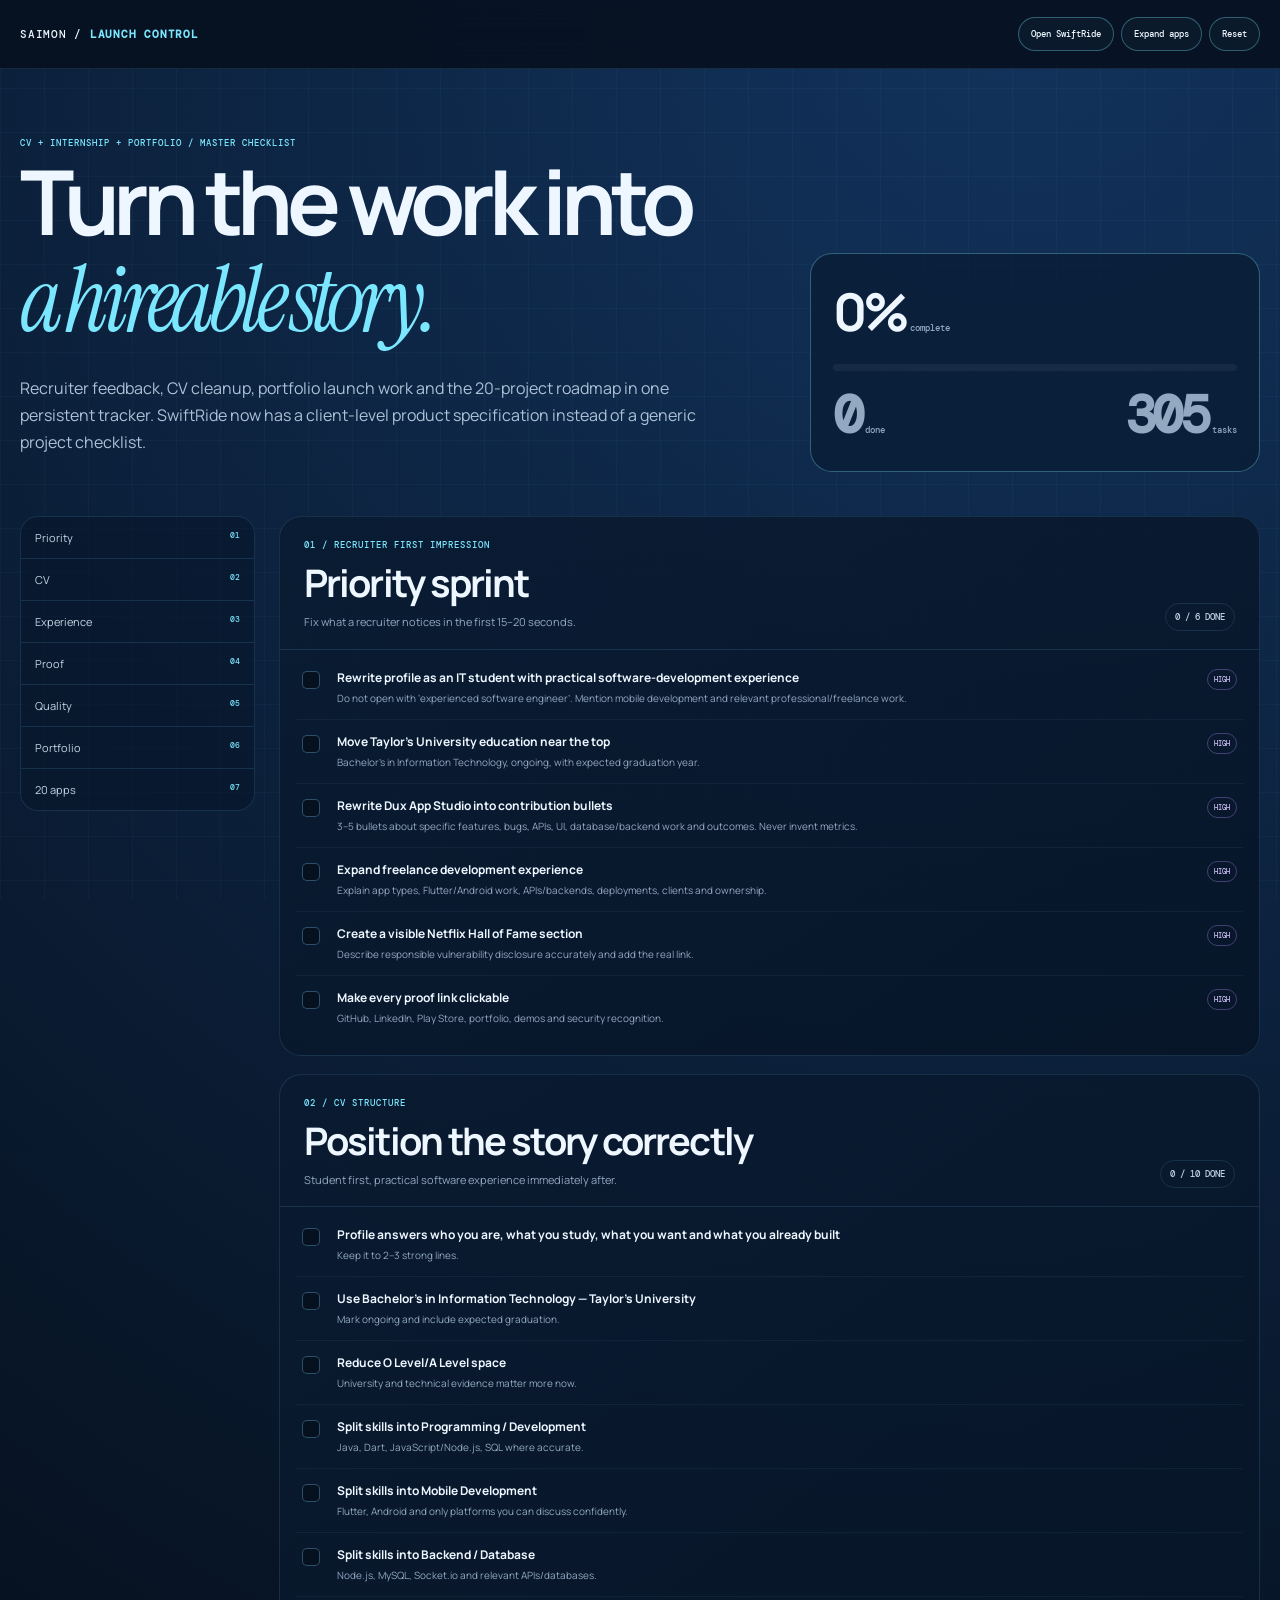
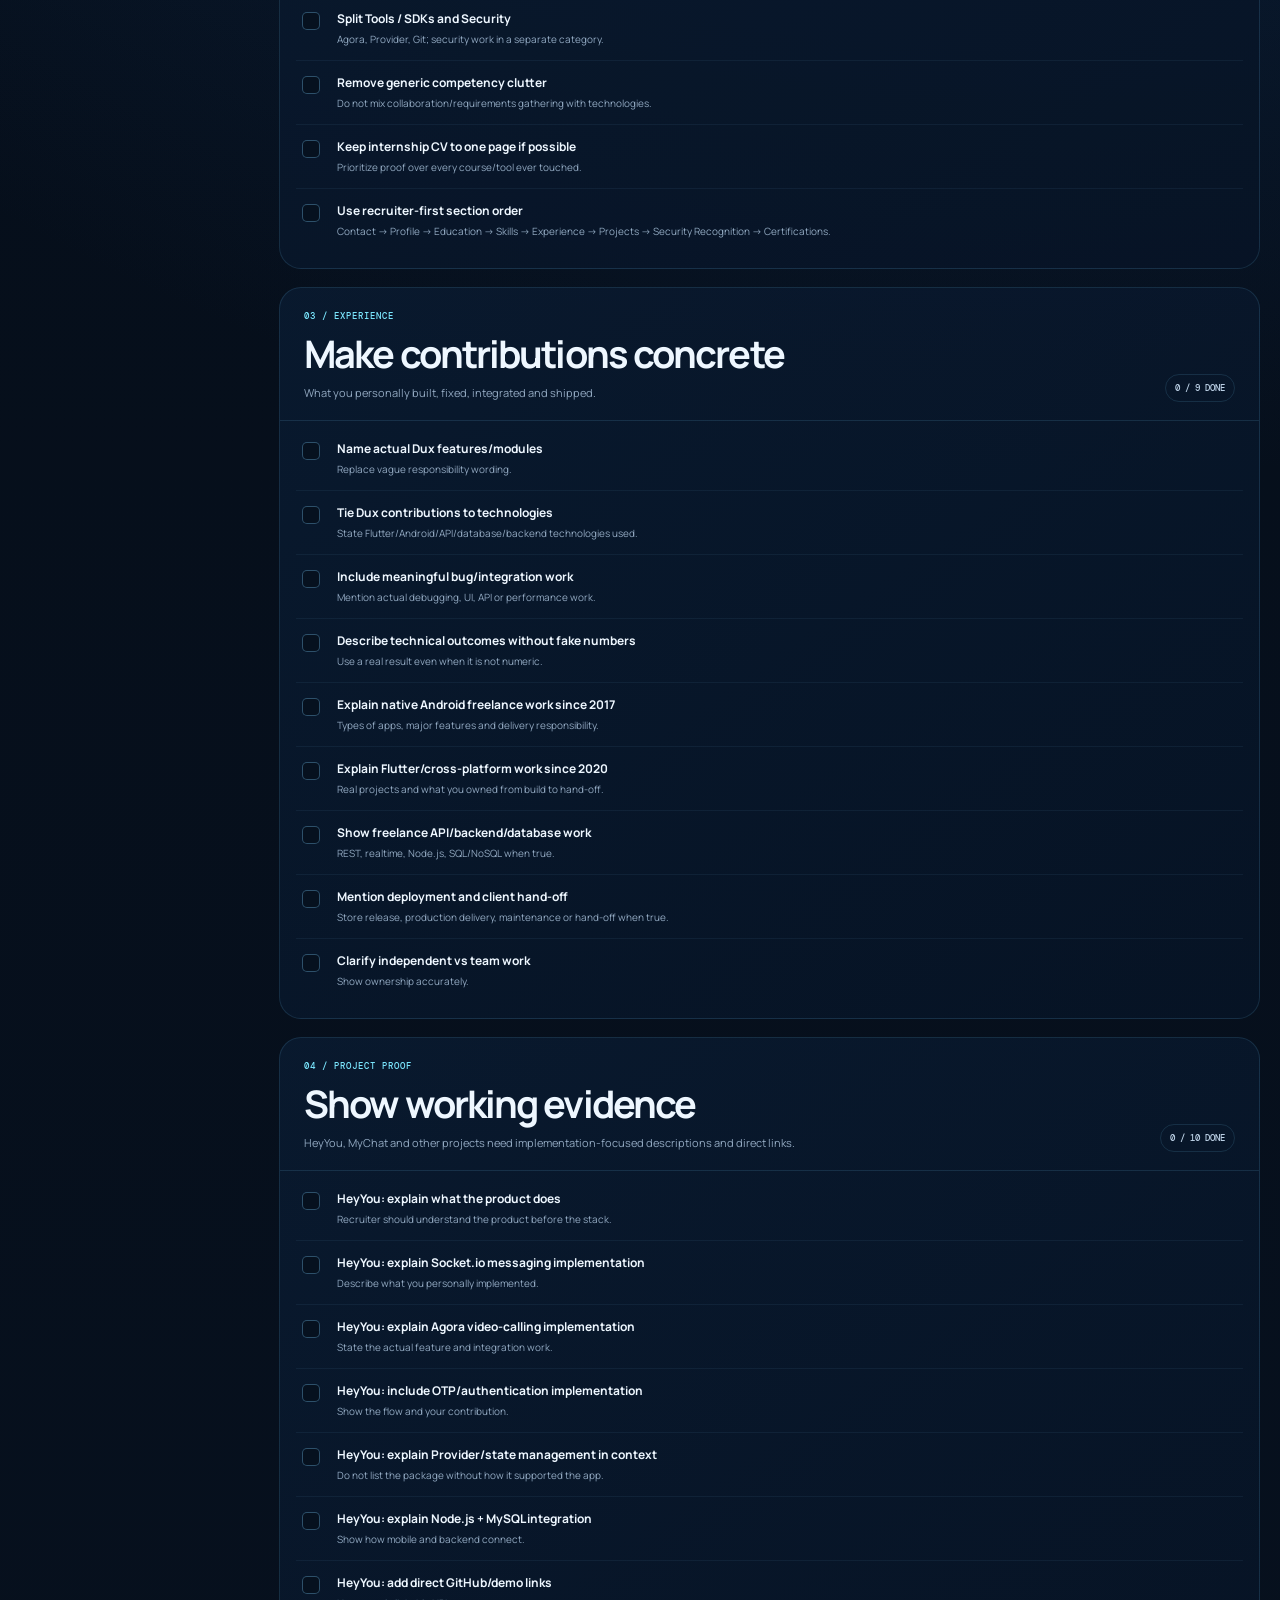
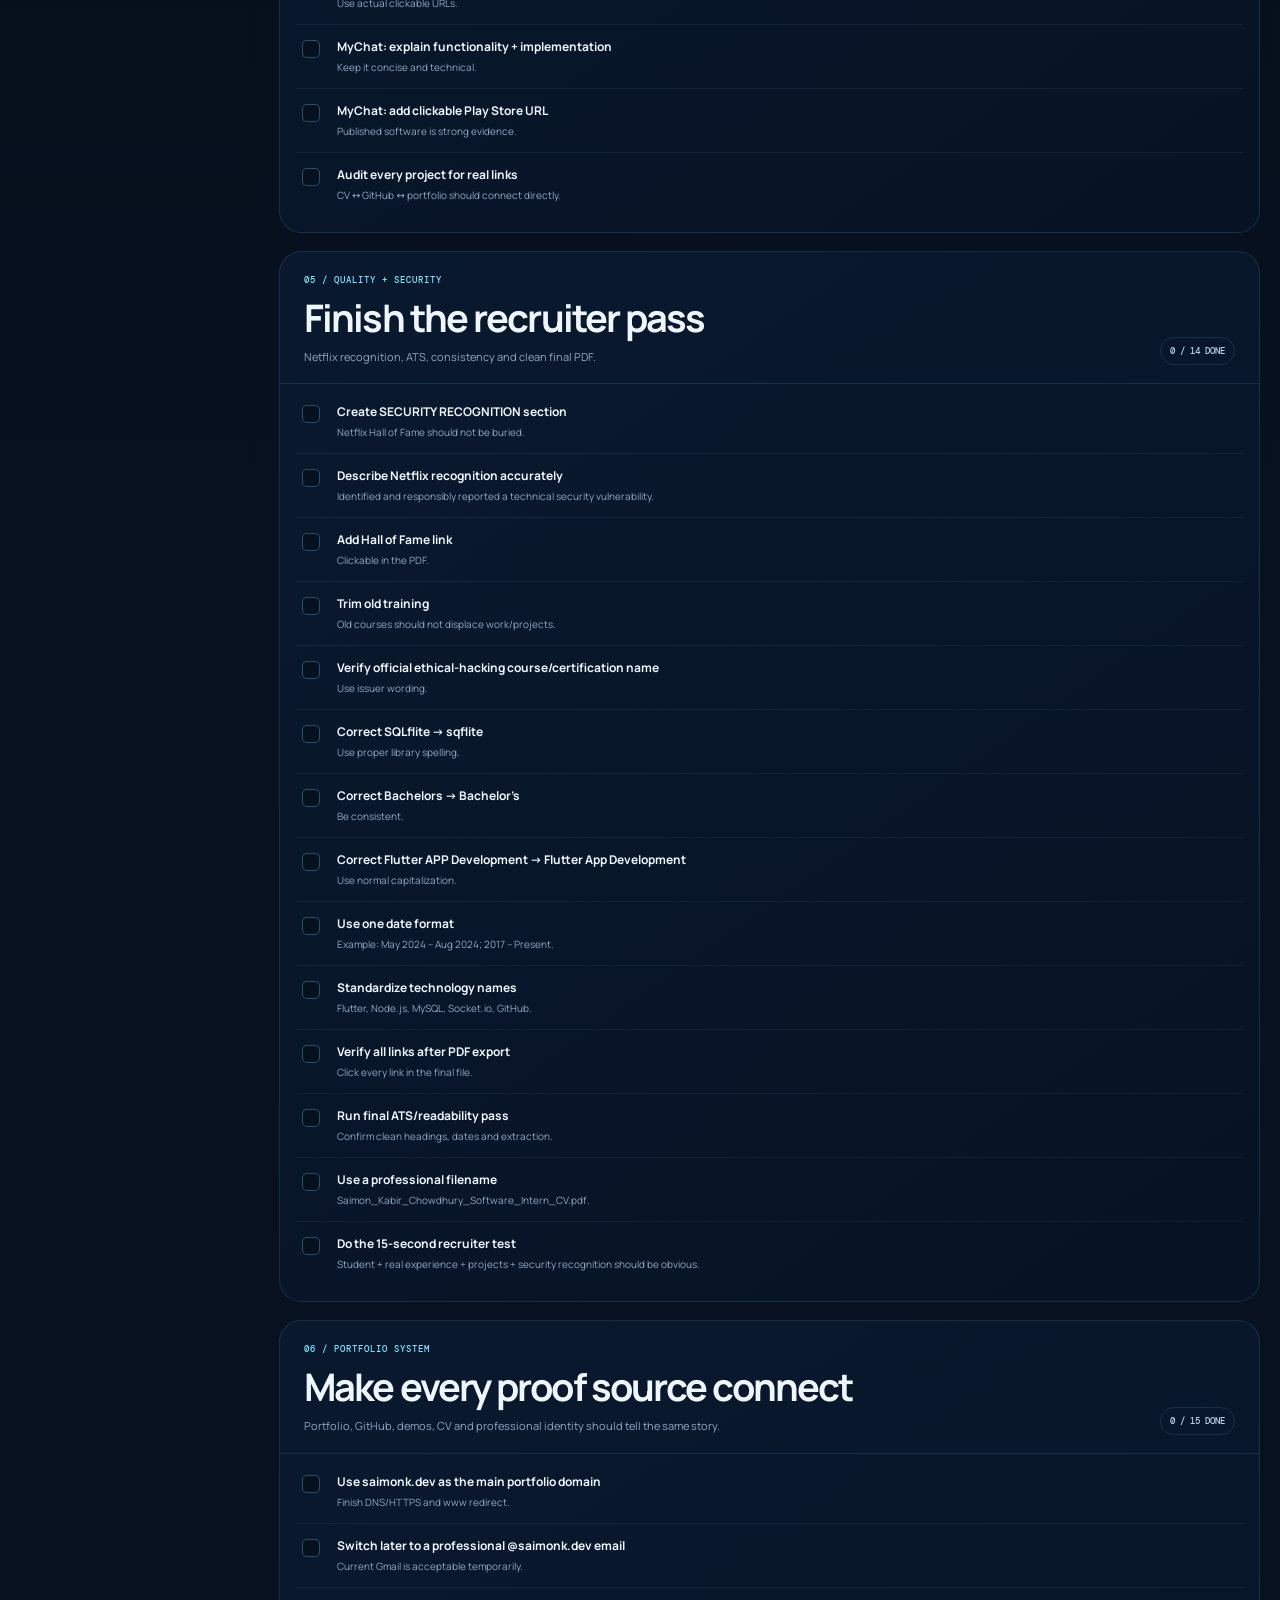
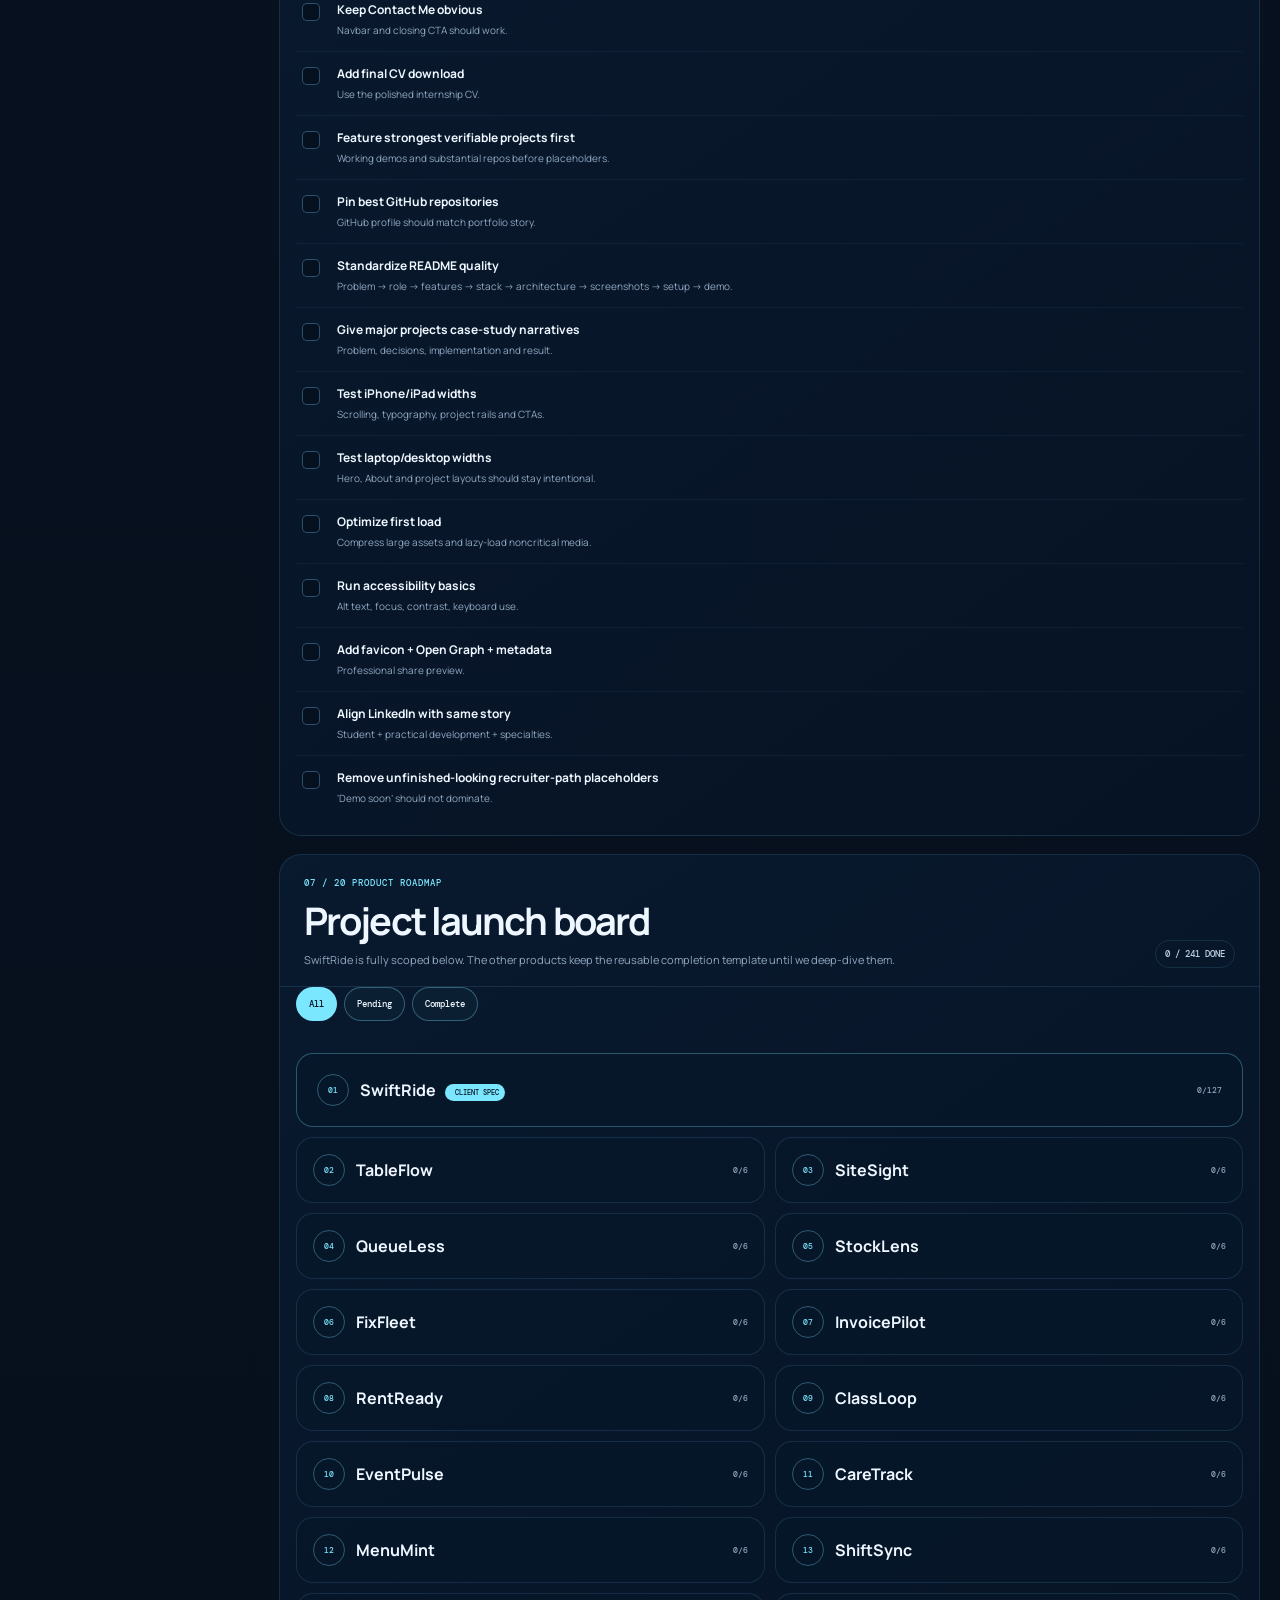
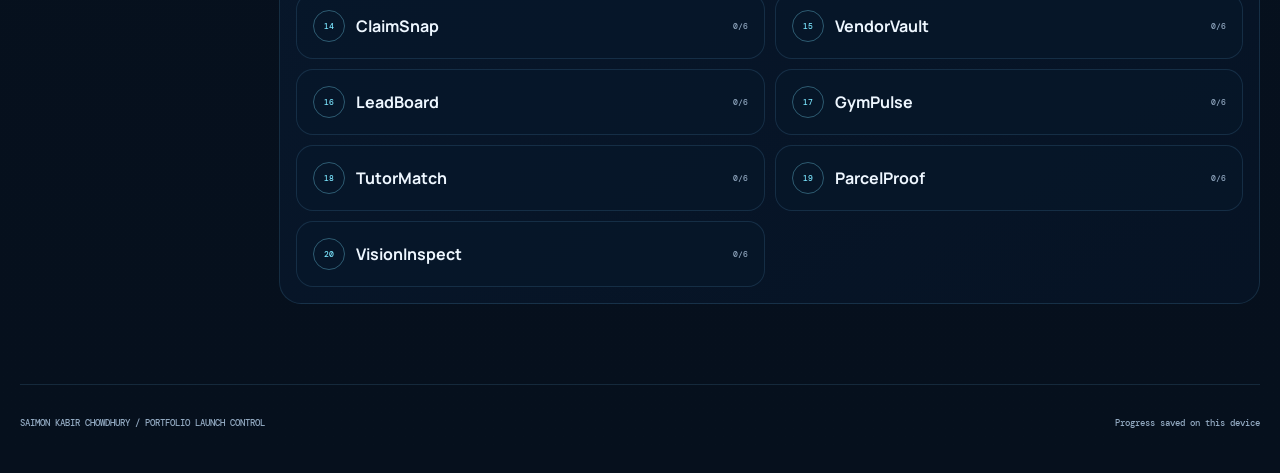
<file: checklist/index.html>
<!doctype html><html lang="en"><head><meta charset="utf-8"><meta name="viewport" content="width=device-width,initial-scale=1"><meta name="theme-color" content="#06101d"><title>Portfolio Launch Checklist — Saimon Kabir Chowdhury</title><meta name="description" content="CV, internship and 20-project portfolio launch checklist with a detailed SwiftRide client specification."><link rel="preconnect" href="https://fonts.googleapis.com"><link rel="preconnect" href="https://fonts.gstatic.com" crossorigin><link href="https://fonts.googleapis.com/css2?family=DM+Mono:wght@400;500&family=Instrument+Serif:ital@0;1&family=Manrope:wght@400;500;600;700;800&display=swap" rel="stylesheet"><style>:root{--bg:#06101d;--panel:#09182b;--line:#7bcfff22;--line2:#7be7ff55;--text:#eef7ff;--muted:#92a9c1;--cyan:#7be7ff;--blue:#67b7ff;--amber:#ffd485;--sans:"Manrope",system-ui,sans-serif;--mono:"DM Mono",monospace;--serif:"Instrument Serif",serif}*{box-sizing:border-box}html{scroll-behavior:smooth}body{margin:0;background:radial-gradient(circle at 80% 0,#12335d 0,transparent 30%),linear-gradient(#050d18,#07111f 60%,#06101d);color:var(--text);font-family:var(--sans);min-height:100vh}body:before{content:"";position:fixed;inset:0;z-index:-1;pointer-events:none;background-image:linear-gradient(#7be7ff09 1px,transparent 1px),linear-gradient(90deg,#7be7ff09 1px,transparent 1px);background-size:44px 44px}.shell{width:min(1240px,calc(100% - 34px));margin:auto}.top{position:sticky;top:0;z-index:20;background:#06101ddd;backdrop-filter:blur(18px);border-bottom:1px solid var(--line)}.top .shell{min-height:68px;display:flex;align-items:center;justify-content:space-between;gap:12px}.brand{font:500 11px var(--mono);letter-spacing:.07em}.brand b{color:var(--cyan)}button{font:500 9px var(--mono);color:var(--text);background:#7be7ff08;border:1px solid var(--line2);border-radius:999px;padding:10px 12px;cursor:pointer}.actions{display:flex;gap:7px}.hero{display:grid;grid-template-columns:1.25fr .75fr;gap:40px;align-items:end;padding:68px 0 44px}.eyebrow{font:500 9px var(--mono);letter-spacing:.11em;color:var(--cyan)}h1{font-size:clamp(48px,7vw,92px);line-height:.9;letter-spacing:-.07em;margin:12px 0 0}h1 em{font:italic 400 1em var(--serif);color:var(--cyan)}.hero p{color:#acc1d6;line-height:1.7;max-width:720px}.score{border:1px solid var(--line2);border-radius:22px;padding:22px;background:#0a1d35c9}.score b{font-size:52px;letter-spacing:-.07em}.score small{font:500 9px var(--mono);color:var(--muted)}.bar{height:7px;background:#ffffff0d;border-radius:99px;overflow:hidden;margin:17px 0 10px}.bar i{display:block;height:100%;width:0;background:linear-gradient(90deg,var(--blue),var(--cyan));transition:.25s}.meta{display:flex;justify-content:space-between;font:500 9px var(--mono);color:var(--muted)}.layout{display:grid;grid-template-columns:235px minmax(0,1fr);gap:24px;padding-bottom:80px}.nav{position:sticky;top:88px;align-self:start;border:1px solid var(--line);border-radius:18px;overflow:hidden;background:#08172a99}.nav a{display:flex;justify-content:space-between;padding:13px 14px;border-bottom:1px solid var(--line);text-decoration:none;color:#c4d4e4;font-size:11px}.nav a:last-child{border:0}.nav span{font:500 8px var(--mono);color:var(--cyan)}.content{display:grid;gap:18px}.section{scroll-margin-top:88px;border:1px solid var(--line);border-radius:22px;background:linear-gradient(145deg,#0a1b31d9,#071426d9);overflow:hidden}.head{padding:22px 24px 18px;border-bottom:1px solid var(--line);display:grid;grid-template-columns:1fr auto;gap:16px;align-items:end}.head h2{font-size:clamp(26px,3vw,38px);letter-spacing:-.05em;margin:5px 0}.head p{margin:0;color:var(--muted);font-size:11px;line-height:1.6}.stat{font:500 9px var(--mono);color:#bdd2e7;border:1px solid var(--line);border-radius:99px;padding:7px 9px}.list{padding:6px 16px 16px}.task{display:grid;grid-template-columns:24px 1fr auto;gap:11px;align-items:start;padding:13px 6px;border-bottom:1px solid #7bcfff10}.task:last-child{border:0}.task input{appearance:none;width:18px;height:18px;border:1px solid #7bcfff55;border-radius:5px;background:#06111f;margin:2px 0 0;display:grid;place-items:center}.task input:checked{background:var(--cyan);border-color:var(--cyan)}.task input:checked:after{content:"✓";font:bold 12px var(--sans);color:#06111f}.task strong{display:block;font-size:12px}.task small{display:block;color:var(--muted);font-size:10px;line-height:1.6;margin-top:4px}.task.done strong{text-decoration:line-through;color:#738ba3}.tag{font:500 7px var(--mono);padding:5px 6px;border:1px solid var(--line2);border-radius:99px;color:var(--cyan);white-space:nowrap}.tag.p0{background:var(--cyan);color:#06111f;border-color:var(--cyan)}.tag.p1{color:#cfeaff}.tag.polish{color:var(--amber);border-color:#ffd48555}.tag.client{color:#d7c4ff;border-color:#bd8fff55}.filter{display:flex;gap:7px;flex-wrap:wrap;padding:0 16px 16px}.filter .active{background:var(--cyan);color:#06111f}.apps{display:grid;grid-template-columns:repeat(2,minmax(0,1fr));gap:10px;padding:16px}.app{border:1px solid var(--line);border-radius:17px;background:#07182b9c;overflow:hidden}.app summary{list-style:none;cursor:pointer;padding:16px;display:grid;grid-template-columns:32px 1fr auto;gap:11px;align-items:center}.app summary::-webkit-details-marker{display:none}.num{width:32px;height:32px;border:1px solid var(--line2);border-radius:50%;display:grid;place-items:center;font:500 8px var(--mono);color:var(--cyan)}.app h3{margin:0;font-size:16px}.app .ap{font:500 8px var(--mono);color:var(--muted)}.app[open] summary{border-bottom:1px solid var(--line);background:#7be7ff08}.app:not(.swift) .task{grid-template-columns:23px 1fr}.app:not(.swift) .tag{display:none}.swift{grid-column:1/-1;border-color:#7be7ff4f}.swift summary{padding:20px}.swift h3:after{content:" CLIENT SPEC";margin-left:9px;background:var(--cyan);color:#06111f;font:500 7px var(--mono);padding:4px 6px;border-radius:99px;vertical-align:middle}.brief{margin:14px 16px 4px;padding:14px 16px;border:1px solid #7be7ff35;border-radius:14px;color:#b8cce0;background:#7be7ff07;font-size:10px;line-height:1.7}.brief b{font:500 8px var(--mono);color:var(--cyan)}.sub{display:grid;grid-template-columns:auto 1fr auto;gap:9px;align-items:center;padding:18px 6px 6px;color:var(--cyan);font:500 8px var(--mono);letter-spacing:.08em;text-transform:uppercase}.sub:after{content:"";height:1px;background:var(--line)}.sub span:last-child{color:var(--muted);font-size:7px}.footer{border-top:1px solid var(--line);padding:32px 0 44px;display:flex;justify-content:space-between;color:var(--muted);font:500 9px var(--mono)}.hidden{display:none!important}@media(max-width:900px){.hero,.layout{grid-template-columns:1fr}.nav{position:relative;top:auto;display:flex;overflow:auto}.nav a{min-width:max-content;border-bottom:0;border-right:1px solid var(--line)}.apps{grid-template-columns:1fr}}@media(max-width:600px){.shell{width:calc(100% - 20px)}.hero{padding-top:44px}.hero h1{font-size:52px}.head{grid-template-columns:1fr}.task{grid-template-columns:22px 1fr}.task .tag{grid-column:2;width:max-content}.actions button:nth-child(2){display:none}.footer{flex-direction:column;gap:8px}}</style></head><body><header class="top"><div class="shell"><div class="brand">SAIMON / <b>LAUNCH CONTROL</b></div><div class="actions"><button id="focusSwift">Open SwiftRide</button><button id="expand">Expand apps</button><button id="reset">Reset</button></div></div></header><main class="shell"><section class="hero"><div><div class="eyebrow">CV + INTERNSHIP + PORTFOLIO / MASTER CHECKLIST</div><h1>Turn the work into<br><em>a hireable story.</em></h1><p>Recruiter feedback, CV cleanup, portfolio launch work and the 20-project roadmap in one persistent tracker. SwiftRide now has a client-level product specification instead of a generic project checklist.</p></div><aside class="score"><b><span id="pct">0</span>%</b> <small>complete</small><div class="bar"><i id="bar"></i></div><div class="meta"><span><b id="done">0</b> done</span><span><b id="total">0</b> tasks</span></div></aside></section><div class="layout"><nav class="nav"><a href="#priority">Priority <span>01</span></a><a href="#cv">CV <span>02</span></a><a href="#experience">Experience <span>03</span></a><a href="#proof">Proof <span>04</span></a><a href="#quality">Quality <span>05</span></a><a href="#portfolio">Portfolio <span>06</span></a><a href="#apps">20 apps <span>07</span></a></nav><div class="content"><section class="section" id="priority"><div class="head"><div><div class="eyebrow">01 / RECRUITER FIRST IMPRESSION</div><h2>Priority sprint</h2><p>Fix what a recruiter notices in the first 15–20 seconds.</p></div><span class="stat" data-stat="priority"></span></div><div class="list" data-list="priority"></div></section><section class="section" id="cv"><div class="head"><div><div class="eyebrow">02 / CV STRUCTURE</div><h2>Position the story correctly</h2><p>Student first, practical software experience immediately after.</p></div><span class="stat" data-stat="cv"></span></div><div class="list" data-list="cv"></div></section><section class="section" id="experience"><div class="head"><div><div class="eyebrow">03 / EXPERIENCE</div><h2>Make contributions concrete</h2><p>What you personally built, fixed, integrated and shipped.</p></div><span class="stat" data-stat="experience"></span></div><div class="list" data-list="experience"></div></section><section class="section" id="proof"><div class="head"><div><div class="eyebrow">04 / PROJECT PROOF</div><h2>Show working evidence</h2><p>HeyYou, MyChat and other projects need implementation-focused descriptions and direct links.</p></div><span class="stat" data-stat="proof"></span></div><div class="list" data-list="proof"></div></section><section class="section" id="quality"><div class="head"><div><div class="eyebrow">05 / QUALITY + SECURITY</div><h2>Finish the recruiter pass</h2><p>Netflix recognition, ATS, consistency and clean final PDF.</p></div><span class="stat" data-stat="quality"></span></div><div class="list" data-list="quality"></div></section><section class="section" id="portfolio"><div class="head"><div><div class="eyebrow">06 / PORTFOLIO SYSTEM</div><h2>Make every proof source connect</h2><p>Portfolio, GitHub, demos, CV and professional identity should tell the same story.</p></div><span class="stat" data-stat="portfolio"></span></div><div class="list" data-list="portfolio"></div></section><section class="section" id="apps"><div class="head"><div><div class="eyebrow">07 / 20 PRODUCT ROADMAP</div><h2>Project launch board</h2><p>SwiftRide is fully scoped below. The other products keep the reusable completion template until we deep-dive them.</p></div><span class="stat" data-stat="apps"></span></div><div class="filter"><button class="active" data-filter="all">All</button><button data-filter="pending">Pending</button><button data-filter="done">Complete</button></div><div class="apps" id="appGrid"></div></section></div></div></main><footer class="footer shell"><span>SAIMON KABIR CHOWDHURY / PORTFOLIO LAUNCH CONTROL</span><span>Progress saved on this device</span></footer><script>const G={priority:[["profile","Rewrite profile as an IT student with practical software-development experience","Do not open with ‘experienced software engineer’. Mention mobile development and relevant professional/freelance work.","HIGH"],["education","Move Taylor’s University education near the top","Bachelor’s in Information Technology, ongoing, with expected graduation year.","HIGH"],["dux","Rewrite Dux App Studio into contribution bullets","3–5 bullets about specific features, bugs, APIs, UI, database/backend work and outcomes. Never invent metrics.","HIGH"],["freelance","Expand freelance development experience","Explain app types, Flutter/Android work, APIs/backends, deployments, clients and ownership.","HIGH"],["netflix","Create a visible Netflix Hall of Fame section","Describe responsible vulnerability disclosure accurately and add the real link.","HIGH"],["links","Make every proof link clickable","GitHub, LinkedIn, Play Store, portfolio, demos and security recognition.","HIGH"]],cv:[["summary","Profile answers who you are, what you study, what you want and what you already built","Keep it to 2–3 strong lines."],["degree","Use Bachelor’s in Information Technology — Taylor’s University","Mark ongoing and include expected graduation."],["levels","Reduce O Level/A Level space","University and technical evidence matter more now."],["skills1","Split skills into Programming / Development","Java, Dart, JavaScript/Node.js, SQL where accurate."],["skills2","Split skills into Mobile Development","Flutter, Android and only platforms you can discuss confidently."],["skills3","Split skills into Backend / Database","Node.js, MySQL, Socket.io and relevant APIs/databases."],["skills4","Split Tools / SDKs and Security","Agora, Provider, Git; security work in a separate category."],["trim","Remove generic competency clutter","Do not mix collaboration/requirements gathering with technologies."],["onepage","Keep internship CV to one page if possible","Prioritize proof over every course/tool ever touched."],["order","Use recruiter-first section order","Contact → Profile → Education → Skills → Experience → Projects → Security Recognition → Certifications."]],experience:[["duxfeatures","Name actual Dux features/modules","Replace vague responsibility wording."],["duxstack","Tie Dux contributions to technologies","State Flutter/Android/API/database/backend technologies used."],["duxbugs","Include meaningful bug/integration work","Mention actual debugging, UI, API or performance work."],["duxoutcome","Describe technical outcomes without fake numbers","Use a real result even when it is not numeric."],["native","Explain native Android freelance work since 2017","Types of apps, major features and delivery responsibility."],["flutter","Explain Flutter/cross-platform work since 2020","Real projects and what you owned from build to hand-off."],["backend","Show freelance API/backend/database work","REST, realtime, Node.js, SQL/NoSQL when true."],["deployment","Mention deployment and client hand-off","Store release, production delivery, maintenance or hand-off when true."],["team","Clarify independent vs team work","Show ownership accurately."]],proof:[["heywhat","HeyYou: explain what the product does","Recruiter should understand the product before the stack."],["socket","HeyYou: explain Socket.io messaging implementation","Describe what you personally implemented."],["agora","HeyYou: explain Agora video-calling implementation","State the actual feature and integration work."],["otp","HeyYou: include OTP/authentication implementation","Show the flow and your contribution."],["provider","HeyYou: explain Provider/state management in context","Do not list the package without how it supported the app."],["backend","HeyYou: explain Node.js + MySQL integration","Show how mobile and backend connect."],["heylink","HeyYou: add direct GitHub/demo links","Use actual clickable URLs."],["mychat","MyChat: explain functionality + implementation","Keep it concise and technical."],["play","MyChat: add clickable Play Store URL","Published software is strong evidence."],["audit","Audit every project for real links","CV ↔ GitHub ↔ portfolio should connect directly."]],quality:[["section","Create SECURITY RECOGNITION section","Netflix Hall of Fame should not be buried."],["copy","Describe Netflix recognition accurately","Identified and responsibly reported a technical security vulnerability."],["hoflink","Add Hall of Fame link","Clickable in the PDF."],["courses","Trim old training","Old courses should not displace work/projects."],["cert","Verify official ethical-hacking course/certification name","Use issuer wording."],["sqflite","Correct SQLflite → sqflite","Use proper library spelling."],["bachelor","Correct Bachelors → Bachelor’s","Be consistent."],["fluttercap","Correct Flutter APP Development → Flutter App Development","Use normal capitalization."],["dates","Use one date format","Example: May 2024 – Aug 2024; 2017 – Present."],["caps","Standardize technology names","Flutter, Node.js, MySQL, Socket.io, GitHub."],["pdf","Verify all links after PDF export","Click every link in the final file."],["ats","Run final ATS/readability pass","Confirm clean headings, dates and extraction."],["filename","Use a professional filename","Saimon_Kabir_Chowdhury_Software_Intern_CV.pdf."],["fifteen","Do the 15-second recruiter test","Student + real experience + projects + security recognition should be obvious."]],portfolio:[["domain","Use saimonk.dev as the main portfolio domain","Finish DNS/HTTPS and www redirect."],["email","Switch later to a professional @saimonk.dev email","Current Gmail is acceptable temporarily."],["contact","Keep Contact Me obvious","Navbar and closing CTA should work."],["resume","Add final CV download","Use the polished internship CV."],["featured","Feature strongest verifiable projects first","Working demos and substantial repos before placeholders."],["pins","Pin best GitHub repositories","GitHub profile should match portfolio story."],["readmes","Standardize README quality","Problem → role → features → stack → architecture → screenshots → setup → demo."],["cases","Give major projects case-study narratives","Problem, decisions, implementation and result."],["mobile","Test iPhone/iPad widths","Scrolling, typography, project rails and CTAs."],["desktop","Test laptop/desktop widths","Hero, About and project layouts should stay intentional."],["performance","Optimize first load","Compress large assets and lazy-load noncritical media."],["a11y","Run accessibility basics","Alt text, focus, contrast, keyboard use."],["seo","Add favicon + Open Graph + metadata","Professional share preview."],["linkedin","Align LinkedIn with same story","Student + practical development + specialties."],["finish","Remove unfinished-looking recruiter-path placeholders","‘Demo soon’ should not dominate."]]};const APPS=["SwiftRide","TableFlow","SiteSight","QueueLess","StockLens","FixFleet","InvoicePilot","RentReady","ClassLoop","EventPulse","CareTrack","MenuMint","ShiftSync","ClaimSnap","VendorVault","LeadBoard","GymPulse","TutorMatch","ParcelProof","VisionInspect"];const BASIC=[["scope","Define problem + target user"],["ui","Finish key UI/UX flows"],["repo","Prepare clean GitHub repo"],["readme","Write recruiter-friendly README / case study"],["visuals","Add screenshots or demo"],["portfolio","Verify portfolio card + links"]];const S=[{n:"00 / Client brief & product rules",s:[["brief-product","Three-sided ride-hailing product","Rider, Driver and Operations share one canonical trip state and backend source of truth.","CLIENT"],["brief-area","Define launch service area + RM currency","Keep one believable city/region for the first demo.","P0"],["brief-roles","Separate Rider, Driver and Ops roles","Each experience has role-based access and distinct actions.","P0"],["brief-states","Lock ride state machine","Requested → Searching → Matched → Driver en route → Arrived → Verified → In trip → Completed, plus cancellation branches.","P0"],["brief-types","Define SwiftGo and SwiftXL","Capacity, ETA and price differences must be clear.","P0"],["brief-rules","Write cancellation/no-show rules","Allowed state, actor, reason and recorded outcome.","P0"],["brief-done","Definition of done","One ride can be created by rider, fulfilled by driver and observed/intervened by ops end-to-end.","CLIENT"]]},{n:"01 / Rider — account & home",s:[["r-otp","Phone OTP sign-in","Request, verify, resend cooldown, expired/invalid code and logout.","P0"],["r-profile","Rider profile","Name, phone, optional photo and default payment method.","P0"],["r-perm","Location permission flow","Explain need and recover gracefully from denied permission.","P0"],["r-home","Map-first home","Current location, recenter, destination entry and clear booking CTA.","P0"],["r-saved","Saved Home/Work places","Add/edit saved places.","P1"],["r-recent","Recent destinations","Use search/trip history to reduce repeated typing.","P1"],["r-trusted","Trusted contact","Save at least one contact for trip sharing.","P1"]]},{n:"02 / Rider — search, quote & request",s:[["r-search","Destination autocomplete","Place/address suggestions with useful location context.","P0"],["r-pickup","Adjustable pickup pin","Drag/confirm pickup and show readable address.","P0"],["r-dest","Destination confirmation","Show destination on map before request.","P0"],["r-route","Route preview","Polyline + estimated distance + duration.","P0"],["r-fare","Up-front fare estimate","Display before booking with breakdown entry point.","P0"],["r-types","Ride type selector","SwiftGo/SwiftXL price, seats and ETA.","P0"],["r-payment","Payment method selector","Cash plus sandbox/mock card if card UI is shown.","P0"],["r-note","Pickup note","Optional gate/entrance/landmark instruction.","P1"],["r-request","Create one active ride request","Prevent duplicate ride requests and show pending state.","P0"],["r-searching","Driver matching state","Searching feedback, cancellation and next-step messaging.","P0"],["r-nodriver","No-driver fallback","Retry, change ride type or cancel cleanly.","P0"]]},{n:"03 / Rider — pickup, trip & after trip",s:[["r-driver","Matched driver card","Name, rating, vehicle, color, plate and ETA together.","P0"],["r-live","Live driver approach","Map marker and ETA update in realtime.","P0"],["r-contact","Contact driver","In-app call/chat affordance or honestly labelled demo simulation.","P1"],["r-arrived","Driver arrived state","Push/in-app state change and pickup instructions.","P0"],["r-code","Pickup OTP visible to rider","Trip-specific code required before start.","P0"],["r-trip","In-trip map","Vehicle, destination, route and remaining ETA.","P0"],["r-share","Share trip","Trusted-contact status/location view or simulated share flow.","P1"],["r-safety","Safety centre","Get help, report issue and share trip remain easy to reach.","P0"],["r-complete","Completion summary","Route, duration, fare and payment status.","P0"],["r-rate","Rate driver","1–5 stars plus optional feedback.","P1"],["r-receipt","Fare receipt","Transparent breakdown and final total.","P1"],["r-history","Trip history","Completed/cancelled rides with detail view.","P0"],["r-rebook","Rebook route","Prefill previous origin/destination.","P1"]]},{n:"04 / Driver — onboarding & availability",s:[["d-otp","Driver OTP login","Separate driver role and session.","P0"],["d-profile","Driver profile","Name, phone, photo, rating, status and vehicle.","P0"],["d-docs","Document upload + status","Licence/identity/vehicle docs with Pending/Approved/Rejected states; mock files are fine in demo.","P0"],["d-vehicle","Vehicle details","Plate, make/model, color, capacity and ride type.","P0"],["d-approval","Approval gate","Driver cannot go online before ops approval.","P0"],["d-online","Online/offline toggle","Online enables matching and location updates.","P0"],["d-home","Driver home map","Current location, availability and earnings snapshot.","P0"]]},{n:"05 / Driver — request, pickup, trip & earnings",s:[["d-card","Incoming request card","Pickup, destination area, pickup distance, trip estimate, earning estimate and countdown.","P0"],["d-accept","Accept/decline","Only one driver wins the request; expired requests return to available.","P0"],["d-picknav","Navigate to pickup","Route, turn guidance, rider name, pickup address and note.","P0"],["d-contact","Contact rider","Quick call/chat from pickup flow.","P1"],["d-arrive","Arrived action","Updates rider in realtime and enters waiting state.","P0"],["d-wait","Waiting timer","Cancellation/report choices after arrival.","P1"],["d-verify","Verify rider OTP","Server validates code before trip can start.","P0"],["d-start","Start trip","Transition only after correct verification.","P0"],["d-tripnav","Navigate to destination","Route, turns, ETA and help controls.","P0"],["d-recalc","Route recalculation","Refresh route/ETA after deviation.","P1"],["d-complete","Complete trip once","Backend finalizes trip idempotently.","P0"],["d-earnings","Earnings summary","Today/week totals and per-trip earnings.","P1"],["d-history","Driver trip history","Completed/cancelled rides and details.","P1"]]},{n:"06 / Operations — live control dashboard",s:[["o-auth","Ops/admin authentication","Dashboard requires the correct role.","P0"],["o-map","Live marketplace map","Online drivers + active rides with status markers.","P0"],["o-kpi","Operational summary","Active rides, searching/unassigned, online drivers and incidents.","P0"],["o-filter","Trip filters/search","Status/date and trip/rider/driver lookup.","P0"],["o-detail","Trip detail timeline","Every state transition, timestamps, parties, route, fare and cancellation reason.","P0"],["o-unassigned","Unassigned ride queue","Surface failed matching for intervention.","P0"],["o-assign","Manual driver assignment","Assign eligible driver and sync to both apps.","P0"],["o-approve","Driver approval queue","Review and approve/reject documents with reason.","P0"],["o-accounts","Account lookup","View rider/driver status, history and support context.","P1"],["o-suspend","Suspend/reactivate account","Record reason and actor.","P1"],["o-incident","Incident/support log","Create and resolve issue tied to trip/account.","P1"],["o-rides","Ride type configuration","Manage SwiftGo/SwiftXL availability and capacity.","P1"],["o-fares","Fare configuration","Keep demo fare rules server-configurable rather than hardcoded UI values.","P1"]]},{n:"07 / Backend, realtime & location",s:[["b-schema","Core data model","Users, driver profiles, vehicles, trips, locations, payments, ratings, incidents, audit events.","P0"],["b-api","Document API surface","Auth, quote, request, trip actions, history, driver availability and ops endpoints.","P0"],["b-rbac","Role-based authorization","Rider/driver/admin actions are server-protected.","P0"],["b-state","Server-side state validation","Reject invalid transitions such as complete-before-start.","P0"],["b-socket","Realtime trip events","Match, location, arrival, start, cancel and completion through Socket.io/WebSocket.","P0"],["b-location","Driver location updates","Controlled periodic updates while online/on-trip; stop when offline.","P0"],["b-resync","Reconnect + state resync","After network/app resume, fetch canonical state and continue without duplicate actions.","P0"],["b-idem","Idempotent critical actions","No duplicate rides, starts, charges or completions from retries/double taps.","P0"],["b-eta","Map/directions abstraction","Keep provider-specific routing behind a service layer.","P1"],["b-notify","Notification event layer","Match, arrival, cancel and completion notifications; demo may emulate push.","P1"],["b-audit","Audit trail","Record critical trip/admin actions with actor + timestamp.","P1"]]},{n:"08 / Pricing & payments",s:[["p-quote","Quote endpoint","Store ride type, distance, ETA and estimated fare with request.","P0"],["p-break","Fare breakdown","Base + distance/time/fees/discount components.","P0"],["p-cash","Cash payment","Complete usable cash state.","P0"],["p-card","Sandbox/mock card","Never collect/store raw card data yourself; clearly label non-production integration.","P1"],["p-status","Payment status model","Pending/Paid/Failed/Refunded where applicable.","P1"],["p-earning","Driver earning calculation","Transparent demo rules tied to completed trip.","P1"],["p-refund","Ops adjustment/refund record","Reasoned sandbox/demo adjustment flow.","POLISH"]]},{n:"09 / Safety, trust & support",s:[["s-id","Pickup identity always visible","Driver + vehicle/plate for rider; rider identity + code context for driver.","P0"],["s-otp","OTP gates trip start","Trip-specific, server-validated and invalid after trip ends.","P0"],["s-share","Trusted trip sharing","Expose only necessary trip status/location.","P1"],["s-help","Get Help flow","Issue type creates a trip-linked support incident.","P0"],["s-rider","Rider report flow","Record report even if trip later completes/cancels.","P1"],["s-driver","Driver report flow","Same incident model visible to ops.","P1"],["s-cancel","Structured cancellation reasons","Reason codes support ops review.","P0"],["s-privacy","Privacy basics","Do not expose unrelated phone/location history or log OTP/sensitive fields.","P0"]]},{n:"10 / Failure states & resilience",s:[["e-perm","Location permission denied","Explain limitation and give recovery route.","P0"],["e-gps","GPS unavailable/stale","Never silently book from stale location.","P0"],["e-offline","Internet disconnect","Show offline state, stop unsafe actions and resync later.","P0"],["e-dcancel","Driver cancels after match","Inform rider and rematch or offer clear next choice.","P0"],["e-rcancel","Rider cancels after match","Driver exits navigation and both states synchronize.","P0"],["e-nomatch","No drivers accept","Timeout with retry/change type/cancel.","P0"],["e-resume","App background/resume","Restore active ride instead of empty home.","P0"],["e-double","Double tap/API retry","Pending UI + idempotency prevent duplicate actions.","P0"],["e-route","Routing service failure","Recoverable error; do not blank the trip state.","P1"],["e-push","Push unavailable","Open app still receives critical state through realtime/polling.","P1"],["e-a11y","Accessibility basics","Contrast, labels, touch targets and no color-only status.","P1"],["e-perf","Performance budget","Realtime/map updates must not freeze UI or scrolling.","POLISH"]]},{n:"11 / QA, analytics & client sign-off",s:[["q-rider","Rider E2E","OTP → search → quote → request → match → pickup → OTP → trip → completion → history.","P0"],["q-driver","Driver E2E","Approved → online → accept → navigate → arrived → OTP → trip → complete → earnings.","P0"],["q-ops","Ops E2E","Observe trip → timeline → handle unassigned → approve driver → incident.","P0"],["q-cancel","Cancellation matrix","Test allowed cancellation states for both roles.","P0"],["q-reconnect","Reconnect test","Drop connectivity during matching/trip and verify clean recovery.","P0"],["q-devices","Device/responsive test","Phone experiences + tablet/laptop ops dashboard.","P1"],["q-events","Event tracking","Request, match, cancel, arrive, start, complete and failure reasons.","P1"],["q-seed","Seeded demo accounts/data","Predictable rider, approved driver, ops user and sample history.","P1"]]},{n:"12 / Portfolio delivery package",s:[["f-repos","Choose repo structure","Monorepo or clearly linked Rider/Driver/Ops/Backend repos.","P0"],["f-readme","Client-style README","Problem, scope, roles, architecture, state machine, features, setup, screenshots, demo and limitations.","P0"],["f-arch","Architecture diagram","Rider/Driver/Ops → API → realtime → DB → maps/notifications.","P0"],["f-state","Ride lifecycle diagram","Canonical states + cancellation branches.","P0"],["f-ui","Production-quality key screens","Rider booking/pickup/trip, driver request/nav/OTP, ops live control.","P0"],["f-proto","Connected prototype","Primary states link logically rather than isolated artboards.","P0"],["f-demo","60–90 second demo video","Show one ride from rider, driver and ops perspectives.","P1"],["f-live","Browser-accessible demo where practical","Live ops dashboard; mobile prototype/video if native distribution is impractical.","P1"],["f-case","Rewrite SwiftRide portfolio case study","Move beyond ‘five screens’ to the full three-sided product story; label designed vs implemented truthfully.","P0"],["f-limits","Document non-production pieces","Mock payments, notifications, maps or seed data must be clearly disclosed.","P0"]]}];const STORE="saimon_launch_checklist_v1";let state=JSON.parse(localStorage.getItem(STORE)||"{}");const steps=i=>i===0?S.flatMap(g=>g.s):BASIC;const key=(i,id)=>`app:${i}:${id}`;function save(){localStorage.setItem(STORE,JSON.stringify(state));refresh()}function taskHTML(k,t,d,tag){let c=state[k];let cls=tag==="P0"?"p0":tag==="P1"?"p1":tag==="POLISH"?"polish":tag?"client":"";return `<div class="task ${c?"done":""}"><input type="checkbox" id="${k}" ${c?"checked":""}><label for="${k}"><strong>${t}</strong>${d?`<small>${d}</small>`:""}</label>${tag?`<span class="tag ${cls}">${tag}</span>`:""}</div>`}Object.entries(G).forEach(([g,arr])=>{let el=document.querySelector(`[data-list="${g}"]`);el.innerHTML=arr.map(r=>taskHTML(`${g}:${r[0]}`,r[1],r[2],r[3])).join("")});let grid=document.getElementById("appGrid");APPS.forEach((name,i)=>{let d=document.createElement("details");d.className="app"+(i===0?" swift":"");let body;if(i===0){body=`<div class="brief"><b>CLIENT REQUIREMENT</b><br>SwiftRide must feel like a real ride-hailing product: Rider, Driver and Operations connected by one backend lifecycle, realtime state, location, trust and operational controls. P0 = MVP/acceptance requirement; P1 = next priority; POLISH = production polish.</div>`+S.map(g=>`<div class="sub"><span>${g.n}</span><span></span><span>${g.s.length} requirements</span></div>${g.s.map(r=>taskHTML(key(i,r[0]),r[1],r[2],r[3])).join("")}`).join("")}else body=BASIC.map(r=>taskHTML(key(i,r[0]),r[1],"","")).join("");d.innerHTML=`<summary><span class="num">${String(i+1).padStart(2,"0")}</span><h3>${name}</h3><span class="ap" data-app="${i}"></span></summary><div class="list">${body}</div>`;grid.appendChild(d)});document.addEventListener("change",e=>{if(e.target.matches('input[type="checkbox"]')){state[e.target.id]=e.target.checked;e.target.closest(".task")?.classList.toggle("done",e.target.checked);save()}});function keysGroup(g){return G[g].map(r=>`${g}:${r[0]}`)}function appKeys(i){return steps(i).map(r=>key(i,r[0]))}function refresh(){let D=0,T=0;Object.keys(G).forEach(g=>{let k=keysGroup(g),d=k.filter(x=>state[x]).length;D+=d;T+=k.length;document.querySelector(`[data-stat="${g}"]`).textContent=`${d} / ${k.length} DONE`});let ak=APPS.flatMap((_,i)=>appKeys(i)),ad=ak.filter(x=>state[x]).length;D+=ad;T+=ak.length;document.querySelector('[data-stat="apps"]').textContent=`${ad} / ${ak.length} DONE`;APPS.forEach((_,i)=>{let k=appKeys(i),d=k.filter(x=>state[x]).length;document.querySelector(`[data-app="${i}"]`).textContent=`${d}/${k.length}`});let p=T?Math.round(D/T*100):0;pct.textContent=p;done.textContent=D;total.textContent=T;bar.style.width=p+"%";applyFilter()}let filter="all";function applyFilter(){document.querySelectorAll(".app").forEach((el,i)=>{let k=appKeys(i),d=k.filter(x=>state[x]).length,ok=d===k.length;el.classList.toggle("hidden",filter==="done"&&!ok||filter==="pending"&&ok)})}document.querySelectorAll("[data-filter]").forEach(b=>b.onclick=()=>{filter=b.dataset.filter;document.querySelectorAll("[data-filter]").forEach(x=>x.classList.toggle("active",x===b));applyFilter()});expand.onclick=e=>{let open=[...document.querySelectorAll(".app")].every(x=>x.open);document.querySelectorAll(".app").forEach(x=>x.open=!open);e.target.textContent=open?"Expand apps":"Collapse apps"};focusSwift.onclick=()=>{let sw=document.querySelector(".swift");sw.open=true;sw.scrollIntoView({behavior:"smooth",block:"start"})};reset.onclick=()=>{if(confirm("Reset all checklist progress on this device?")){localStorage.removeItem(STORE);location.reload()}};refresh();</script></body></html>
</file>
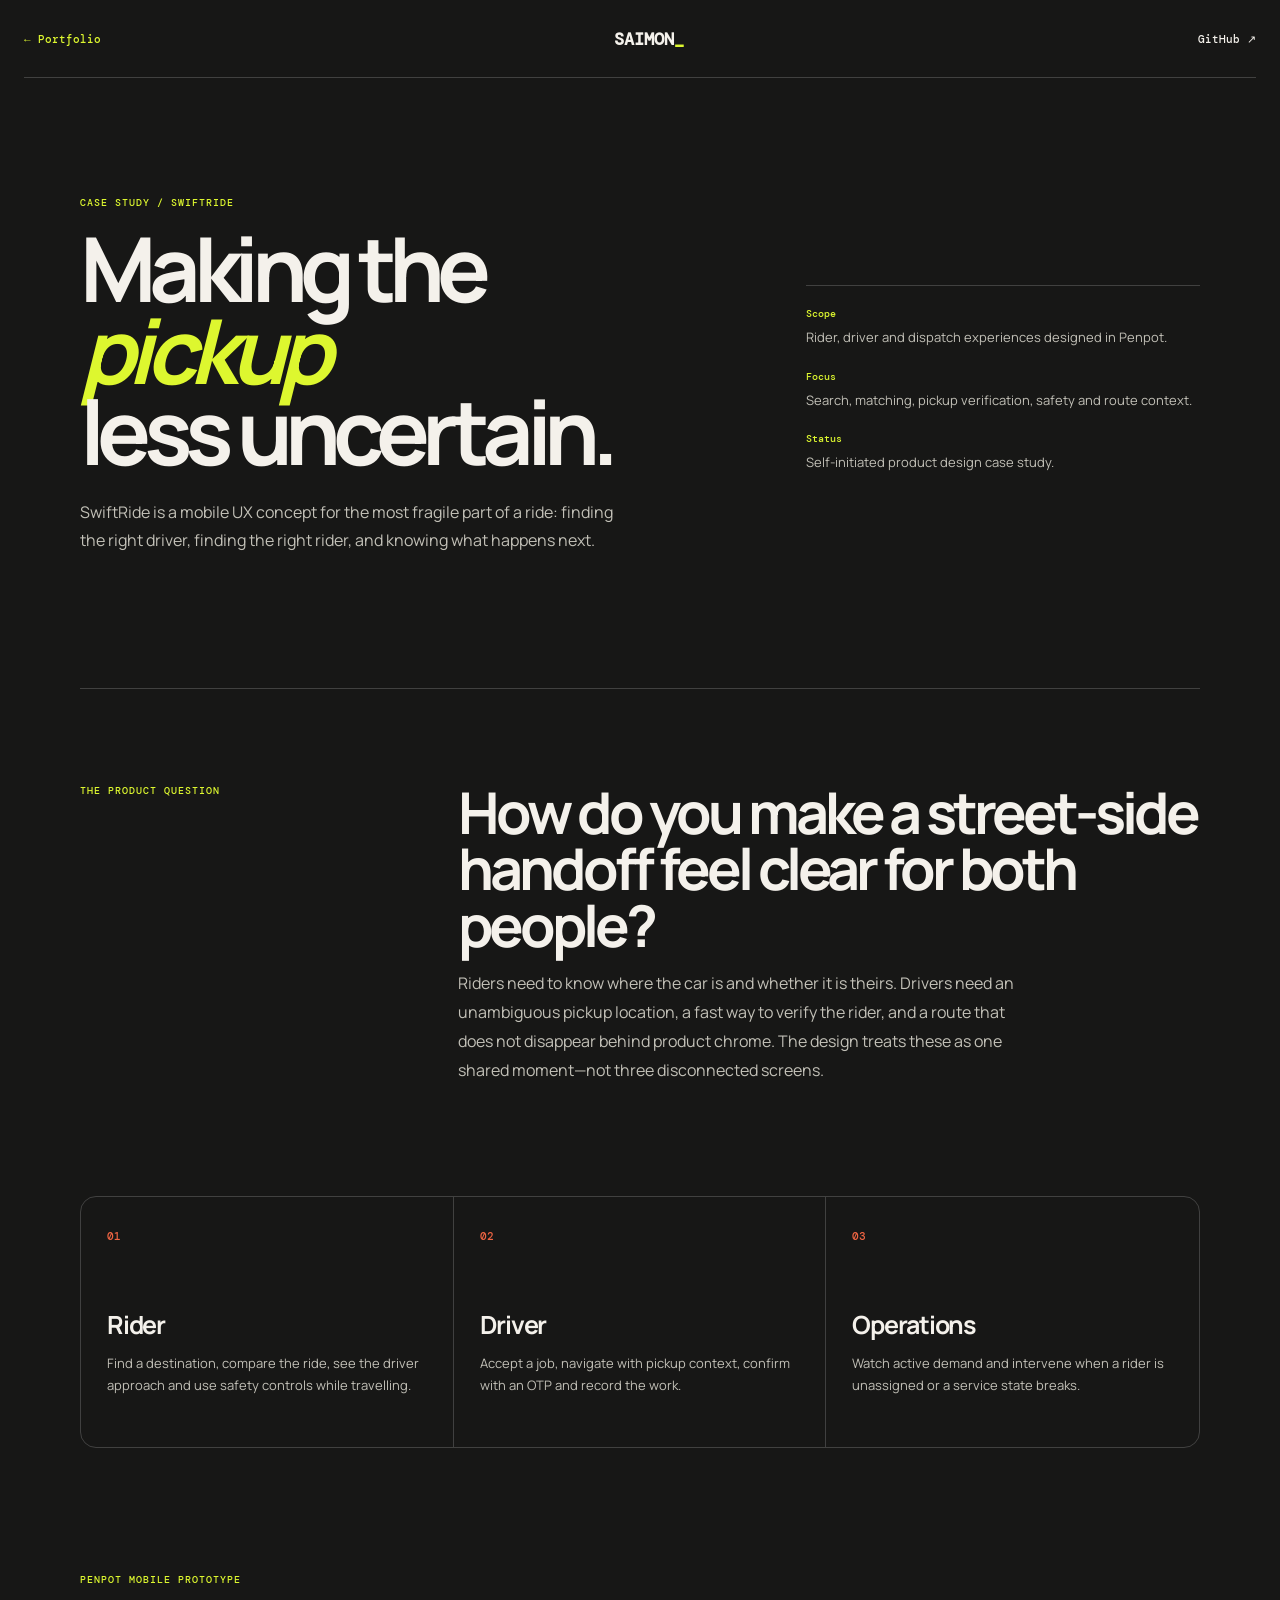
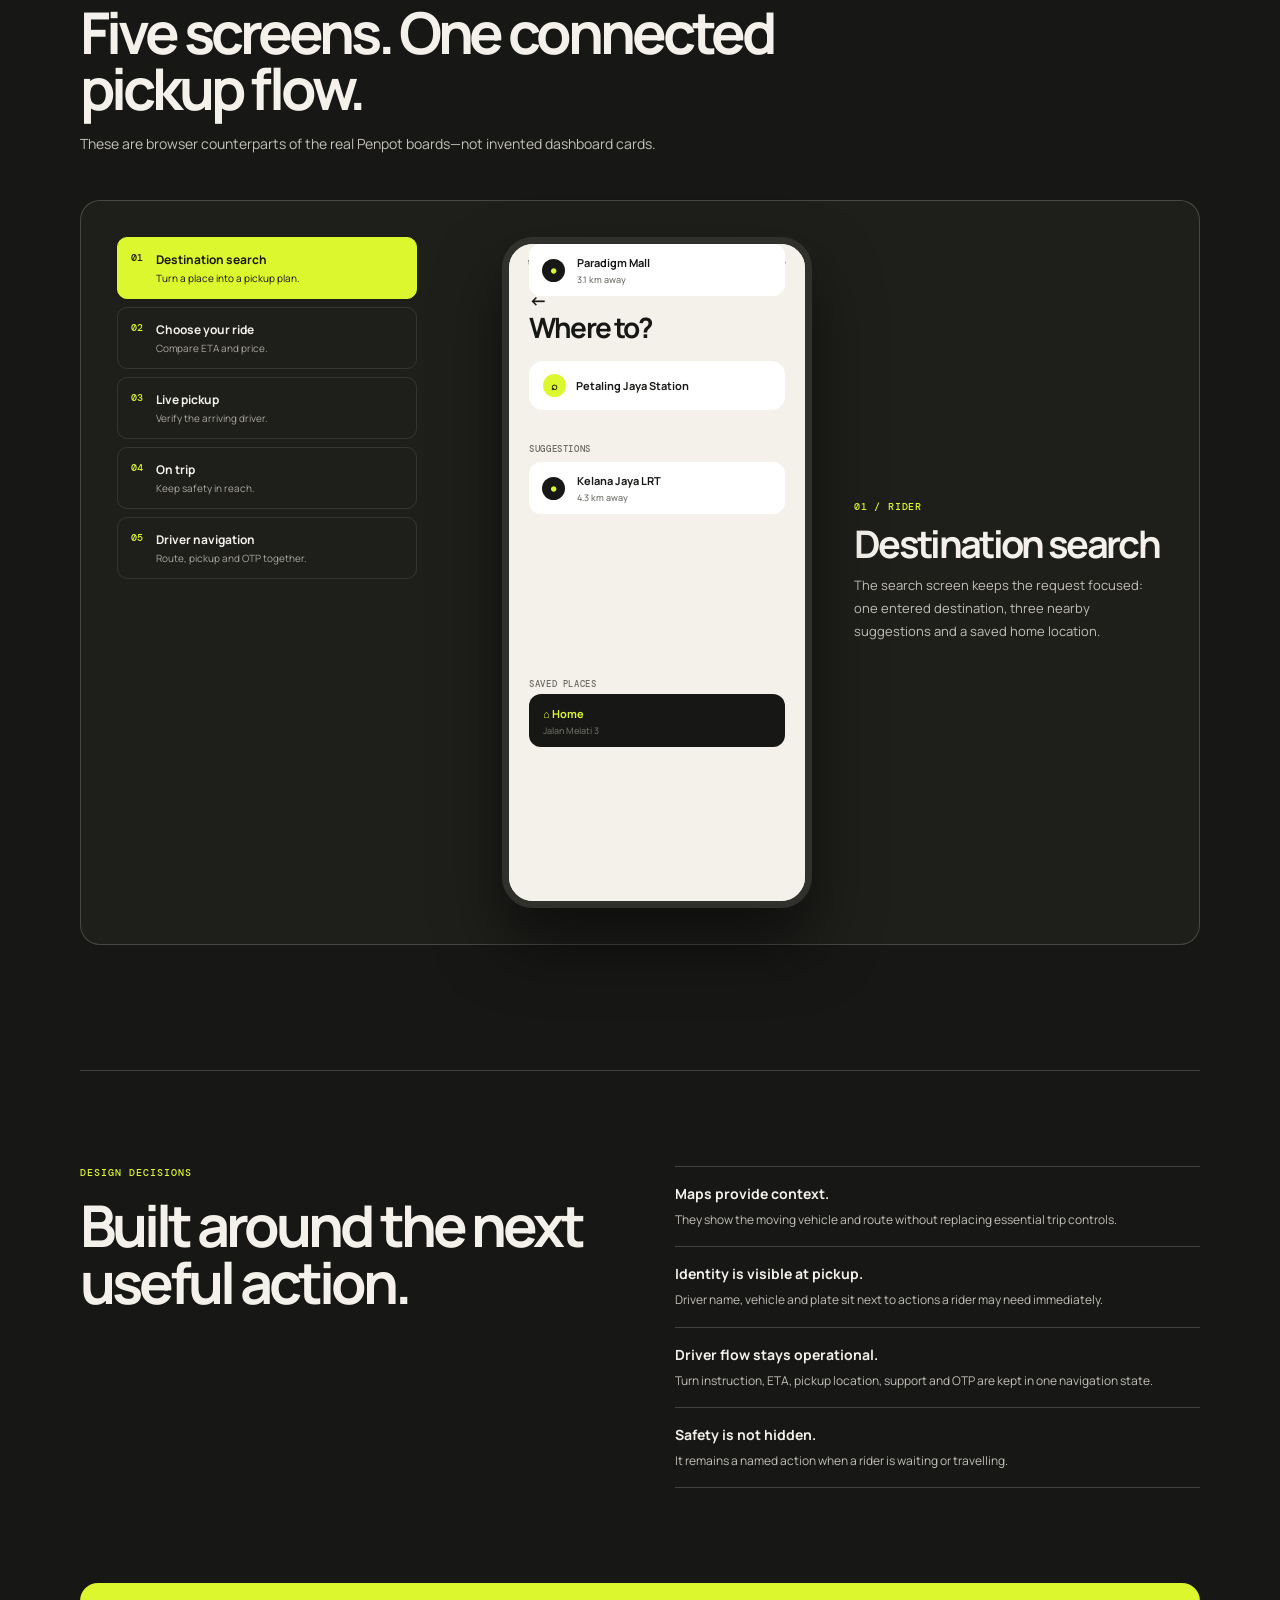
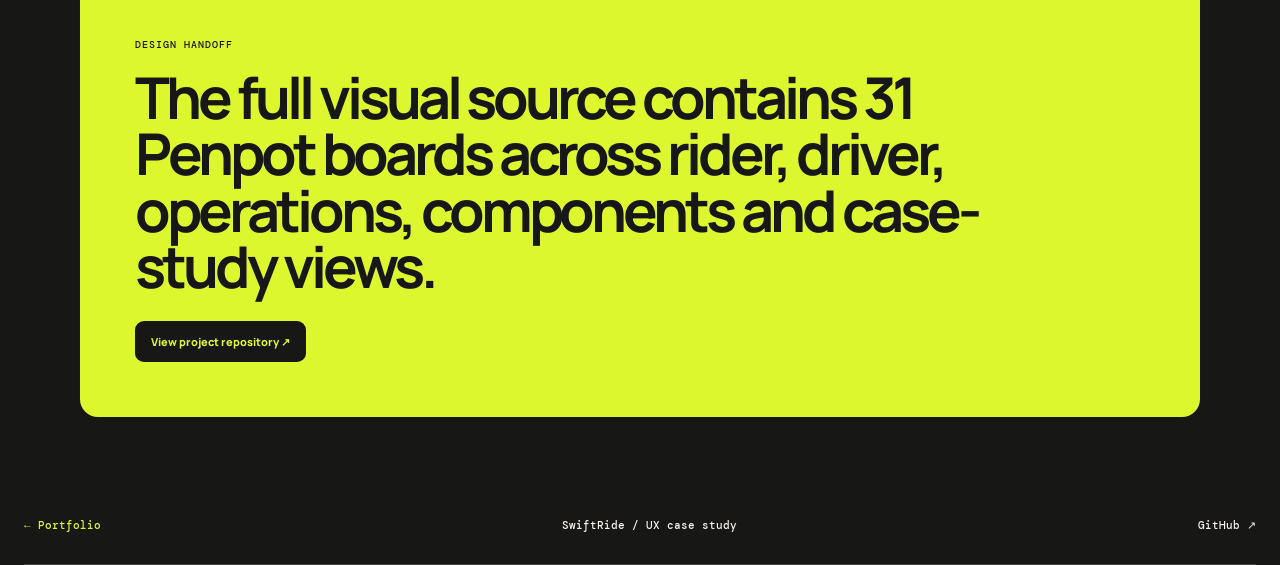
<file: swiftride.html>
<!doctype html>
<html lang="en">
<head>
  <meta charset="UTF-8" /><meta name="viewport" content="width=device-width, initial-scale=1.0" />
  <meta name="description" content="SwiftRide — a Penpot-led mobile UX case study by Saimon Kabir Chowdhury." />
  <title>SwiftRide / Saimon Kabir Chowdhury</title>
  <link rel="preconnect" href="https://fonts.googleapis.com" /><link rel="preconnect" href="https://fonts.gstatic.com" crossorigin />
  <link href="https://fonts.googleapis.com/css2?family=DM+Mono:wght@400;500&family=Manrope:wght@400;500;600;700;800&display=swap" rel="stylesheet" />
  <link rel="stylesheet" href="swift-clean.css" />
  <link rel="stylesheet" href="swift-clean-fix.css" />
</head>
<body>
  <header class="topbar"><a href="index.html" class="back">← Portfolio</a><a href="index.html" class="wordmark">SAIMON<span>_</span></a><a href="https://github.com/SaimonKabirChowdhury/saimon-portfolio" target="_blank" rel="noreferrer">GitHub ↗</a></header>
  <main>
    <section class="intro shell"><div><p class="kicker">CASE STUDY / SWIFTRIDE</p><h1>Making the <em>pickup</em><br />less uncertain.</h1><p class="lede">SwiftRide is a mobile UX concept for the most fragile part of a ride: finding the right driver, finding the right rider, and knowing what happens next.</p></div><div class="intro-note"><b>Scope</b><p>Rider, driver and dispatch experiences designed in Penpot.</p><b>Focus</b><p>Search, matching, pickup verification, safety and route context.</p><b>Status</b><p>Self-initiated product design case study.</p></div></section>
    <section class="problem shell"><p class="kicker">THE PRODUCT QUESTION</p><div><h2>How do you make a street-side handoff feel clear for both people?</h2><p>Riders need to know where the car is and whether it is theirs. Drivers need an unambiguous pickup location, a fast way to verify the rider, and a route that does not disappear behind product chrome. The design treats these as one shared moment—not three disconnected screens.</p></div></section>
    <section class="roles shell"><article><span>01</span><h3>Rider</h3><p>Find a destination, compare the ride, see the driver approach and use safety controls while travelling.</p></article><article><span>02</span><h3>Driver</h3><p>Accept a job, navigate with pickup context, confirm with an OTP and record the work.</p></article><article><span>03</span><h3>Operations</h3><p>Watch active demand and intervene when a rider is unassigned or a service state breaks.</p></article></section>
    <section id="prototype" class="prototype shell"><div class="section-label"><p class="kicker">PENPOT MOBILE PROTOTYPE</p><h2>Five screens. One connected pickup flow.</h2><p>These are browser counterparts of the real Penpot boards—not invented dashboard cards.</p></div><div class="prototype-layout"><nav class="screen-nav" aria-label="SwiftRide prototype screens"><button class="is-active" data-screen="search"><b>01</b><span>Destination search<small>Turn a place into a pickup plan.</small></span></button><button data-screen="choice"><b>02</b><span>Choose your ride<small>Compare ETA and price.</small></span></button><button data-screen="pickup"><b>03</b><span>Live pickup<small>Verify the arriving driver.</small></span></button><button data-screen="trip"><b>04</b><span>On trip<small>Keep safety in reach.</small></span></button><button data-screen="driver"><b>05</b><span>Driver navigation<small>Route, pickup and OTP together.</small></span></button></nav><div class="device-wrap"><div class="device" aria-live="polite">
      <article class="screen search-screen is-visible" data-view="search"><span class="status">9:41 <i>● ● ●</i></span><b class="back-icon">←</b><h3>Where to?</h3><div class="search-box"><i>⌕</i> Petaling Jaya Station</div><p class="screen-label">SUGGESTIONS</p><div class="place"><b>•</b><span>Petaling Jaya Station<small>1.8 km away</small></span></div><div class="place"><b>•</b><span>Paradigm Mall<small>3.1 km away</small></span></div><div class="place"><b>•</b><span>Kelana Jaya LRT<small>4.3 km away</small></span></div><p class="screen-label saved">SAVED PLACES</p><div class="home"><b>⌂ Home</b><small>Jalan Melati 3</small></div></article>
      <article class="screen choice-screen" data-view="choice"><div class="map-art"><i class="map-route"></i><b class="origin">●</b><b class="destination">●</b></div><div class="choose-sheet"><span class="handle"></span><p class="screen-label">PICKUP · LUNA BAKERY</p><h3>Choose your ride</h3><div class="ride selected"><b>SwiftGo</b><span>3 min · RM 12</span></div><div class="ride"><b>SwiftXL</b><span>5 min · RM 20</span></div><button>Choose SwiftGo</button></div></article>
      <article class="screen pickup-screen" data-view="pickup"><div class="map-art"><div class="location-card"><small>CURRENT LOCATION</small><b>Jalan Mesui</b></div><button class="safety">✦</button><i class="route pickup-route"></i><b class="car">⌁</b><b class="destination">●</b></div><div class="pickup-sheet"><span class="handle"></span><p class="screen-label">DRIVER ARRIVING</p><h3>Amin is 2 min away</h3><div class="driver"><b>AM</b><span>Amin Rahman<small>Silver Bezza · VCR 8462</small></span></div><div class="two-actions"><button>Contact</button><button>Cancel ride</button></div></div></article>
      <article class="screen trip-screen" data-view="trip"><div class="map-art"><div class="location-card"><small>DESTINATION</small><b>Mont Kiara</b></div><i class="route trip-route"></i><b class="car">⌁</b><b class="destination">●</b></div><div class="trip-sheet"><span class="handle"></span><p class="screen-label">ON TRIP · 12 MIN LEFT</p><h3>To Mont Kiara</h3><div><button>Share trip</button><button>Safety centre</button><button>Get help</button></div></div></article>
      <article class="screen driver-screen" data-view="driver"><div class="driver-map"><div class="turn-card"><b>↰</b><span>Turn left onto Jalan Mesui<small>180 m · stay in the left lane</small></span></div><b class="eta">8 MIN</b><b class="speed">42 km/h</b><i class="route driver-route"></i><b class="driver-car">▲</b><b class="pickup-pin">1</b></div><div class="driver-sheet"><span class="handle"></span><p class="screen-label">PICKUP</p><h3>Luna Bakery</h3><small>Jalan Mesui · rider waiting</small><div class="two-actions"><button>Contact rider</button><button>Report issue</button></div><p class="otp-label">PICKUP CODE</p><div class="otp"><b>4 8 2 1</b><button>Arrived</button></div></div></article>
    </div><div class="screen-caption"><p id="screen-number">01 / RIDER</p><h3 id="screen-title">Destination search</h3><p id="screen-copy">The search screen keeps the request focused: one entered destination, three nearby suggestions and a saved home location.</p></div></div></div></section>
    <section class="decisions shell"><div><p class="kicker">DESIGN DECISIONS</p><h2>Built around the next useful action.</h2></div><ol><li><b>Maps provide context.</b><span>They show the moving vehicle and route without replacing essential trip controls.</span></li><li><b>Identity is visible at pickup.</b><span>Driver name, vehicle and plate sit next to actions a rider may need immediately.</span></li><li><b>Driver flow stays operational.</b><span>Turn instruction, ETA, pickup location, support and OTP are kept in one navigation state.</span></li><li><b>Safety is not hidden.</b><span>It remains a named action when a rider is waiting or travelling.</span></li></ol></section>
    <section class="handoff shell"><p class="kicker">DESIGN HANDOFF</p><h2>The full visual source contains 31 Penpot boards across rider, driver, operations, components and case-study views.</h2><a href="https://github.com/SaimonKabirChowdhury/saimon-portfolio" target="_blank" rel="noreferrer">View project repository ↗</a></section>
  </main><footer class="topbar"><a href="index.html" class="back">← Portfolio</a><span>SwiftRide / UX case study</span><a href="https://github.com/SaimonKabirChowdhury/saimon-portfolio" target="_blank" rel="noreferrer">GitHub ↗</a></footer><script src="swift-clean.js"></script>
</body></html>
</file>
<file: swift-clean.css>
:root{--ink:#171716;--bone:#f4f1eb;--lime:#ddf72f;--orange:#f06543;--muted:#6c6a63;--line:#ffffff2e}*{box-sizing:border-box}html{scroll-behavior:smooth}body{margin:0;background:var(--ink);color:var(--bone);font-family:Manrope,Arial,sans-serif}.topbar{width:min(1240px,calc(100% - 48px));height:78px;margin:auto;display:flex;align-items:center;justify-content:space-between;border-bottom:1px solid var(--line);font:500 11px "DM Mono",monospace}.topbar a{color:var(--bone);text-decoration:none}.topbar .back{color:var(--lime)}.wordmark{font-weight:800;font-size:17px}.wordmark span{color:var(--lime)}.shell{width:min(1120px,calc(100% - 48px));margin:auto}.intro{min-height:610px;display:grid;grid-template-columns:1.25fr .75fr;gap:70px;align-items:center}.kicker{margin:0 0 18px;color:var(--lime);font:500 10px "DM Mono",monospace;letter-spacing:.1em}.intro h1{font-size:clamp(54px,7vw,98px);line-height:.91;letter-spacing:-.085em;margin:0 0 26px}.intro h1 em{font:inherit;color:var(--lime);font-style:italic}.lede{max-width:550px;color:#c2c0b7;font-size:16px;line-height:1.75}.intro-note{border-top:1px solid var(--line)}.intro-note b{display:block;margin-top:21px;color:var(--lime);font:500 10px "DM Mono",monospace}.intro-note p{color:#c2c0b7;font-size:13px;line-height:1.65;margin:7px 0}.problem{border-top:1px solid var(--line);padding:95px 0;display:grid;grid-template-columns:.6fr 1.4fr;gap:60px}.problem h2,.section-label h2,.decisions h2,.handoff h2{font-size:clamp(34px,4.5vw,62px);line-height:.98;letter-spacing:-.07em;margin:0}.problem div>p{max-width:570px;color:#c2c0b7;font-size:16px;line-height:1.8}.roles{display:grid;grid-template-columns:repeat(3,1fr);border:1px solid var(--line);border-radius:16px;overflow:hidden}.roles article{min-height:250px;padding:26px;border-right:1px solid var(--line)}.roles article:last-child{border:0}.roles span{font:500 11px "DM Mono",monospace;color:var(--orange)}.roles h3{font-size:25px;letter-spacing:-.05em;margin:62px 0 10px}.roles p{margin:0;color:#c2c0b7;font-size:13px;line-height:1.7}.prototype{padding:125px 0}.section-label{max-width:700px;margin-bottom:44px}.section-label h2{margin-bottom:16px}.section-label>p:last-child{color:#c2c0b7;font-size:14px;line-height:1.7}.prototype-layout{display:grid;grid-template-columns:300px 1fr;gap:85px;padding:36px;border:1px solid var(--line);border-radius:20px;background:#1e1e1b}.screen-nav{display:flex;flex-direction:column;gap:8px}.screen-nav button{border:1px solid #ffffff1a;background:transparent;color:var(--bone);border-radius:10px;padding:13px;text-align:left;display:flex;gap:13px;cursor:pointer;font-family:inherit}.screen-nav button b{color:var(--lime);font:500 10px "DM Mono",monospace}.screen-nav button span{font-size:12px;font-weight:700}.screen-nav button small{display:block;margin-top:3px;color:#aaa79f;font-size:10px;font-weight:400}.screen-nav button.is-active{background:var(--lime);color:var(--ink);border-color:var(--lime)}.screen-nav button.is-active b,.screen-nav button.is-active small{color:var(--ink)}.device-wrap{display:grid;grid-template-columns:310px 1fr;gap:42px;align-items:center}.device{width:310px;height:671px;background:var(--bone);border:7px solid #30302d;border-radius:31px;overflow:hidden;box-shadow:0 35px 65px #0008;position:relative}.screen{position:absolute;inset:0;opacity:0;pointer-events:none;transition:opacity .18s ease;overflow:hidden;background:var(--bone);color:var(--ink)}.screen.is-visible{opacity:1;pointer-events:auto}.status{position:absolute;left:19px;right:19px;top:13px;display:flex;justify-content:space-between;font:500 8px "DM Mono",monospace}.status i{font-style:normal}.back-icon{position:absolute;left:20px;top:44px;font-size:18px}.screen h3{letter-spacing:-.065em}.search-screen h3{position:absolute;left:20px;top:64px;margin:0;font-size:28px}.search-box{position:absolute;top:117px;left:20px;right:20px;height:49px;border-radius:14px;background:#fff;display:flex;align-items:center;padding:0 14px;font-size:11px;font-weight:700}.search-box i{width:23px;height:23px;border-radius:50%;background:var(--lime);display:grid;place-items:center;margin-right:10px;font-style:normal}.screen-label{font:500 9px "DM Mono",monospace;color:var(--muted);letter-spacing:.07em}.search-screen>.screen-label{position:absolute;left:20px;top:190px}.place{position:absolute;left:20px;right:20px;height:52px;border-radius:12px;background:#fff;display:flex;align-items:center;gap:12px;padding:0 13px}.place b{width:23px;height:23px;background:var(--ink);border-radius:50%;color:var(--lime);display:grid;place-items:center;font-size:19px;line-height:1}.place span{font-size:11px;font-weight:700}.place small,.home small{display:block;color:var(--muted);font-size:9px;font-weight:500;margin-top:3px}.place:nth-of-type(4){top:218px}.place:nth-of-type(5){top:281px}.place:nth-of-type(6){top:344px}.search-screen .saved{position:absolute;left:20px;top:425px}.home{position:absolute;left:20px;right:20px;top:450px;height:53px;border-radius:12px;background:var(--ink);color:var(--lime);padding:12px 14px;font-size:11px}.map-art,.driver-map{position:absolute;inset:0 0 auto;height:405px;background-color:#bcc7b4;background-image:linear-gradient(30deg,transparent 0 39%,#f8f7ef 40% 45%,transparent 46%),linear-gradient(118deg,transparent 0 39%,#f8f7ef 40% 46%,transparent 47%),linear-gradient(0deg,transparent 0 67%,#e8ecdf 68% 71%,transparent 72%),linear-gradient(90deg,#8da08c24 1px,transparent 1px),linear-gradient(#8da08c24 1px,transparent 1px);background-size:auto,auto,auto,18px 18px,18px 18px}.map-route,.route{position:absolute;left:49%;top:124px;width:7px;height:185px;border-radius:10px;background:var(--lime);z-index:2}.origin,.destination,.car,.driver-car,.pickup-pin{position:absolute;z-index:3;width:42px;height:42px;border-radius:50%;display:grid;place-items:center}.origin{top:95px;left:calc(49% - 18px);background:var(--lime);color:var(--ink)}.destination{top:290px;left:calc(49% - 18px);background:var(--orange);color:var(--ink)}.choose-sheet,.pickup-sheet,.trip-sheet,.driver-sheet{position:absolute;bottom:0;left:0;right:0;border-radius:24px 24px 0 0;background:#fff;padding:20px}.choose-sheet{height:297px}.handle{display:block;width:67px;height:4px;margin:0 auto 19px;border-radius:9px;background:#dad8d1}.choose-sheet h3,.pickup-sheet h3,.trip-sheet h3,.driver-sheet h3{font-size:23px;margin:9px 0 15px}.ride{height:48px;border:1px solid #dfddd6;border-radius:10px;margin:8px 0;padding:13px;display:flex;justify-content:space-between;font-size:10px}.ride.selected{border:2px solid var(--ink);background:var(--lime)}.choose-sheet>button{width:100%;height:39px;margin-top:5px;border:0;border-radius:9px;background:var(--ink);color:var(--lime);font-size:10px;font-weight:800}.location-card{position:absolute;left:16px;right:16px;top:16px;height:60px;background:#fff;border-radius:13px;padding:11px 14px;z-index:4}.location-card small{display:block;color:var(--muted);font:500 8px "DM Mono",monospace}.location-card b{display:block;font-size:12px;margin-top:4px}.safety{position:absolute;right:29px;top:27px;width:38px;height:29px;border:0;border-radius:8px;background:var(--ink);color:var(--lime);z-index:5}.pickup-route{top:102px;height:198px}.car{top:73px;left:calc(49% - 21px);background:var(--lime);border:5px solid var(--ink);color:var(--ink);font-size:17px}.pickup-sheet{height:270px}.driver{display:flex;align-items:center;gap:12px}.driver>b{width:40px;height:40px;border-radius:50%;display:grid;place-items:center;background:var(--ink);color:var(--lime);font-size:11px}.driver span{font-size:11px;font-weight:800}.driver small{display:block;color:var(--muted);font-size:9px;font-weight:500;margin-top:3px}.two-actions{display:grid;grid-template-columns:1fr 1.2fr;gap:10px;margin-top:18px}.two-actions button{height:38px;border:0;border-radius:8px;background:var(--bone);font-size:10px;font-weight:800}.two-actions button:last-child{background:var(--ink);color:var(--lime)}.trip-sheet{height:240px}.trip-sheet>div{display:grid;grid-template-columns:repeat(3,1fr);gap:7px}.trip-sheet button{height:54px;border:0;border-radius:9px;background:var(--bone);font-size:9px;font-weight:800}.driver-map{height:405px;background-color:#53694f}.turn-card{position:absolute;left:16px;right:16px;top:16px;height:66px;border-radius:14px;background:#fff;padding:12px 15px;display:flex;gap:13px;z-index:4}.turn-card>b{font-size:25px}.turn-card span{font-size:12px;font-weight:800}.turn-card small{display:block;color:var(--muted);font-size:8px;font-weight:500;margin-top:4px}.eta,.speed{position:absolute;right:16px;padding:10px;border-radius:8px;z-index:4;font:500 10px "DM Mono",monospace}.eta{top:96px;background:var(--ink);color:var(--lime)}.speed{top:141px;background:#fff;color:var(--ink);font-size:9px}.driver-route{top:117px;height:190px}.driver-car{top:98px;left:calc(49% - 21px);background:var(--ink);color:var(--lime);font-size:16px}.pickup-pin{top:292px;left:calc(49% - 21px);background:var(--orange);color:var(--ink)}.driver-sheet{height:280px;background:var(--ink);color:#fff}.driver-sheet .screen-label{color:var(--lime)}.driver-sheet h3{margin-bottom:3px}.driver-sheet>small{color:#b9b8b0;font-size:10px}.driver-sheet .two-actions button{background:#272723;color:#fff}.driver-sheet .otp-label{color:#b9b8b0;margin:22px 0 8px;font:500 9px "DM Mono",monospace}.otp{display:grid;grid-template-columns:1fr 86px;gap:9px}.otp b{height:42px;background:#fff;color:var(--ink);border-radius:8px;display:grid;place-items:center;font:700 15px "DM Mono",monospace;letter-spacing:.12em}.otp button{border:0;border-radius:8px;background:var(--lime);color:var(--ink);font-size:9px;font-weight:800}.screen-caption>p:first-child{color:var(--lime);font:500 10px "DM Mono",monospace;letter-spacing:.08em}.screen-caption h3{font-size:38px;line-height:.96;letter-spacing:-.07em;margin:12px 0}.screen-caption>p:last-child{color:#c2c0b7;font-size:13px;line-height:1.75}.decisions{padding:95px 0;display:grid;grid-template-columns:1fr 1fr;gap:70px;border-top:1px solid var(--line)}.decisions ol{margin:0;padding:0;list-style:none}.decisions li{padding:17px 0;border-top:1px solid var(--line);display:grid;gap:7px}.decisions li:last-child{border-bottom:1px solid var(--line)}.decisions li b{font-size:14px}.decisions li span{color:#c2c0b7;font-size:12px;line-height:1.6}.handoff{padding:55px;margin-bottom:70px;border-radius:18px;background:var(--lime);color:var(--ink)}.handoff .kicker{color:var(--ink)}.handoff h2{max-width:850px}.handoff a{display:inline-block;margin-top:26px;padding:13px 16px;border-radius:9px;background:var(--ink);color:var(--lime);text-decoration:none;font-size:11px;font-weight:800}@media(max-width:850px){.intro,.problem,.decisions{grid-template-columns:1fr;gap:35px}.roles{grid-template-columns:1fr}.roles article{border-right:0;border-bottom:1px solid var(--line);min-height:auto}.prototype-layout{grid-template-columns:1fr}.screen-nav{display:grid;grid-template-columns:1fr 1fr}.device-wrap{justify-content:center}}@media(max-width:600px){.shell,.topbar{width:min(100% - 30px,1120px)}.topbar .wordmark{display:none}.intro{min-height:auto;padding:80px 0}.intro h1{font-size:56px}.roles{margin-top:0}.prototype{padding:80px 0}.prototype-layout{padding:18px}.screen-nav{grid-template-columns:1fr}.device-wrap{grid-template-columns:1fr;gap:15px}.device{transform:scale(.86);transform-origin:top center;margin:auto;height:577px}.screen-caption{margin-top:-58px;text-align:center}.decisions{padding:80px 0}.handoff{padding:30px}.topbar{font-size:10px}}
</file>
<file: swift-clean-fix.css>
.search-box+.place{top:218px}.search-box+.place+.place{top:281px}.search-box+.place+.place+.place{top:344px}
</file>
